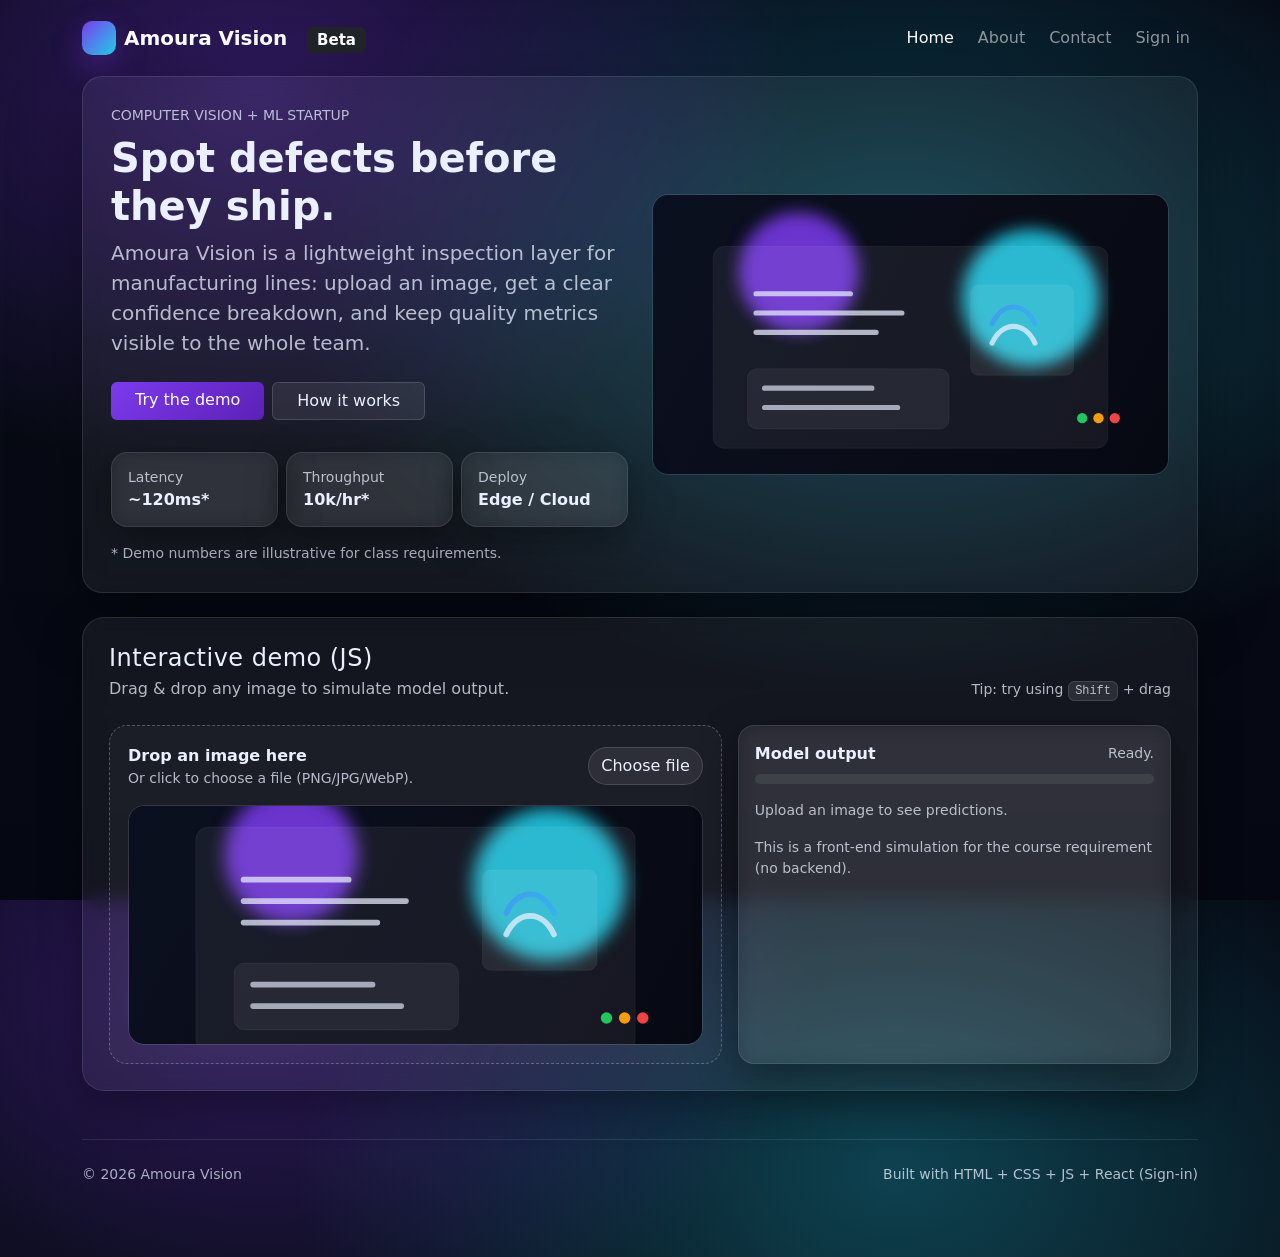
<file: Project 01 - WS/site/index.html>
<!doctype html>
<html lang="en">
  <head>
    <meta charset="utf-8" />
    <meta name="viewport" content="width=device-width, initial-scale=1" />
    <title>Amoura Vision — Computer Vision for Manufacturing</title>
    <link rel="icon" href="assets/logo-mark.svg" />
    <link href="https://cdn.jsdelivr.net/npm/bootstrap@5.3.3/dist/css/bootstrap.min.css" rel="stylesheet" />
    <link rel="stylesheet" href="css/styles.css" />
    <style>
      /* Per-page CSS: box model + a distinct layout */
      .hero-card {
        border-radius: 22px;
        padding: 26px;
        margin-top: 14px;
      }
      .demo-drop {
        border: 1px dashed rgba(255, 255, 255, 0.25);
        border-radius: 18px;
        padding: 18px;
        transition: border-color 160ms ease, background 160ms ease, transform 160ms ease;
        background: rgba(255, 255, 255, 0.03);
      }
      .demo-drop--hover {
        border-color: rgba(34, 211, 238, 0.9);
        background: rgba(34, 211, 238, 0.08);
        transform: translateY(-1px);
      }
      .demo-preview {
        width: 100%;
        max-height: 240px;
        object-fit: cover;
        border-radius: 16px;
        border: 1px solid rgba(255, 255, 255, 0.12);
      }
      [data-demo-status][data-tone="good"] {
        color: rgba(34, 197, 94, 0.95);
      }
      [data-demo-status][data-tone="warn"] {
        color: rgba(245, 158, 11, 0.95);
      }
      [data-demo-status][data-tone="bad"] {
        color: rgba(239, 68, 68, 0.95);
      }
    </style>
  </head>
  <body>
    <nav class="navbar navbar-expand-lg navbar-dark py-3">
      <div class="container">
        <a class="navbar-brand d-flex align-items-center gap-2" href="index.html">
          <span class="brand-mark" aria-hidden="true"></span>
          <span class="fw-semibold">Amoura Vision</span>
          <span class="badge text-bg-dark float-badge">Beta</span>
        </a>
        <button class="navbar-toggler" type="button" data-bs-toggle="collapse" data-bs-target="#navMain" aria-controls="navMain" aria-expanded="false" aria-label="Toggle navigation">
          <span class="navbar-toggler-icon"></span>
        </button>
        <div id="navMain" class="collapse navbar-collapse" data-nav>
          <ul class="navbar-nav ms-auto gap-lg-2">
            <li class="nav-item"><a class="nav-link" href="index.html">Home</a></li>
            <li class="nav-item"><a class="nav-link" href="about.html">About</a></li>
            <li class="nav-item"><a class="nav-link" href="contact.html">Contact</a></li>
            <li class="nav-item"><a class="nav-link" href="signin.html">Sign in</a></li>
          </ul>
        </div>
      </div>
    </nav>

    <main class="container pb-5">
      <section class="glass page-hero shadow-soft">
        <div class="row align-items-center g-4">
          <div class="col-12 col-lg-6">
            <p class="text-uppercase small muted mb-2">Computer Vision + ML startup</p>
            <h1 class="display-6 fw-semibold">Spot defects before they ship.</h1>
            <p class="lead muted mb-4">
              Amoura Vision is a lightweight inspection layer for manufacturing lines: upload an image, get a clear
              confidence breakdown, and keep quality metrics visible to the whole team.
            </p>
            <div class="d-flex flex-wrap gap-2">
              <a class="btn btn-accent px-4" href="#demo">Try the demo</a>
              <a class="btn btn-ghost px-4" href="about.html">How it works</a>
            </div>
            <div class="row g-2 mt-4">
              <div class="col-12 col-md-4">
                <div class="glass hero-metric">
                  <div class="small muted">Latency</div>
                  <div class="fw-semibold">~120ms*</div>
                </div>
              </div>
              <div class="col-12 col-md-4">
                <div class="glass hero-metric">
                  <div class="small muted">Throughput</div>
                  <div class="fw-semibold">10k/hr*</div>
                </div>
              </div>
              <div class="col-12 col-md-4">
                <div class="glass hero-metric">
                  <div class="small muted">Deploy</div>
                  <div class="fw-semibold">Edge / Cloud</div>
                </div>
              </div>
              <div class="col-12">
                <div class="small muted mt-2">
                  * Demo numbers are illustrative for class requirements.
                </div>
              </div>
            </div>
          </div>
          <div class="col-12 col-lg-6">
            <img class="img-fluid rounded-4 border border-white border-opacity-10" src="assets/hero-vision.svg" alt="Abstract computer vision dashboard illustration" />
          </div>
        </div>
      </section>

      <section id="demo" class="mt-4">
        <div class="glass hero-card">
          <div class="d-flex flex-wrap justify-content-between align-items-end gap-2">
            <div>
              <h2 class="h4 mb-1 section-title">Interactive demo (JS)</h2>
              <p class="muted mb-0">Drag & drop any image to simulate model output.</p>
            </div>
            <div class="small muted">Tip: try using <span class="kbd">Shift</span> + drag</div>
          </div>

          <div class="row g-3 mt-2">
            <div class="col-12 col-lg-7">
              <div class="demo-drop" data-demo-drop>
                <div class="d-flex flex-wrap align-items-center justify-content-between gap-2">
                  <div>
                    <div class="fw-semibold">Drop an image here</div>
                    <div class="small muted">Or click to choose a file (PNG/JPG/WebP).</div>
                  </div>
                  <label class="btn btn-ghost pill mb-0">
                    Choose file
                    <input class="d-none" type="file" accept="image/*" data-demo-input />
                  </label>
                </div>
                <div class="mt-3">
                  <img class="demo-preview" data-demo-preview src="assets/hero-vision.svg" alt="Demo preview" />
                </div>
              </div>
            </div>

            <div class="col-12 col-lg-5">
              <div class="glass p-3 rounded-4 h-100">
                <div class="d-flex justify-content-between align-items-center">
                  <div class="fw-semibold">Model output</div>
                  <div class="small muted" data-demo-status data-tone="muted">Ready.</div>
                </div>
                <div class="progress mt-2" style="height: 10px; background: rgba(255,255,255,0.08);">
                  <div class="progress-bar" role="progressbar" style="width: 0%; background: linear-gradient(90deg, var(--accent), var(--accent-2));" data-demo-progress></div>
                </div>
                <div class="mt-3" data-demo-results>
                  <div class="small muted">Upload an image to see predictions.</div>
                </div>
                <div class="small muted mt-3">
                  This is a front-end simulation for the course requirement (no backend).
                </div>
              </div>
            </div>
          </div>
        </div>
      </section>

      <a
        href="#top"
        data-back-to-top
        class="btn btn-ghost pill position-fixed"
        style="right: 18px; bottom: 18px; opacity: 0; pointer-events: none;"
        aria-label="Back to top"
      >
        ↑ Top
      </a>

      <footer class="footer">
        <div class="container px-0 d-flex flex-wrap justify-content-between gap-2">
          <div class="small">© <span data-year></span> Amoura Vision</div>
          <div class="small muted">Built with HTML + CSS + JS + React (Sign-in)</div>
        </div>
      </footer>
    </main>

    <script src="https://cdn.jsdelivr.net/npm/bootstrap@5.3.3/dist/js/bootstrap.bundle.min.js"></script>
    <script src="js/main.js"></script>
    <script src="js/demo.js"></script>
  </body>
</html>
</file>
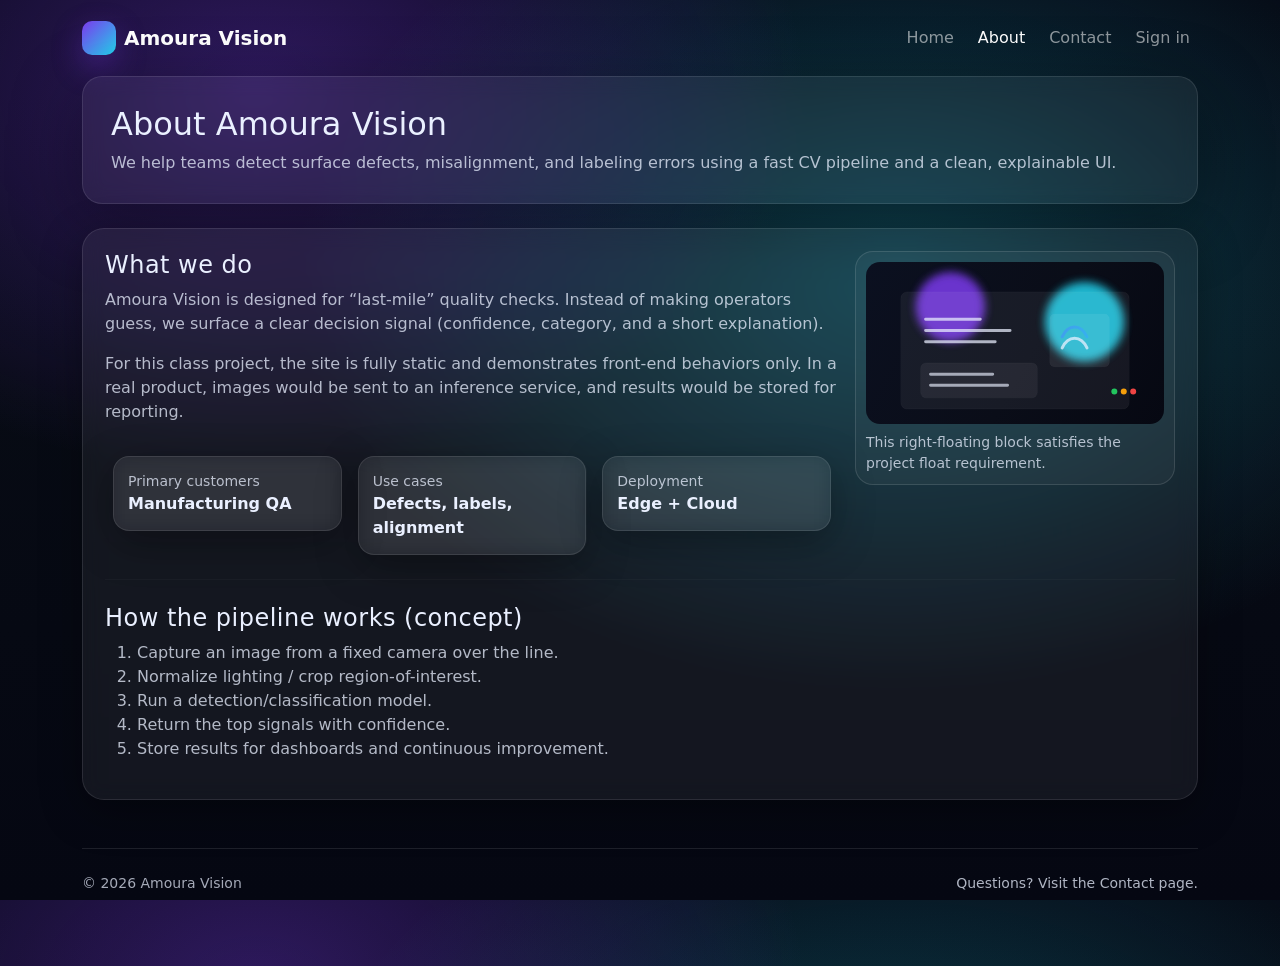
<file: Project 01 - WS/site/about.html>
<!doctype html>
<html lang="en">
  <head>
    <meta charset="utf-8" />
    <meta name="viewport" content="width=device-width, initial-scale=1" />
    <title>About — Amoura Vision</title>
    <link rel="icon" href="assets/logo-mark.svg" />
    <link href="https://cdn.jsdelivr.net/npm/bootstrap@5.3.3/dist/css/bootstrap.min.css" rel="stylesheet" />
    <link rel="stylesheet" href="css/styles.css" />
    <style>
      /* Per-page CSS showing box model + float requirement */
      .about-card {
        border-radius: 22px;
        padding: 22px;
      }
      .float-media {
        float: right;
        width: min(320px, 55%);
        margin: 0 0 14px 16px;
        padding: 10px;
        border-radius: 18px;
        border: 1px solid rgba(255, 255, 255, 0.12);
        background: rgba(255, 255, 255, 0.04);
      }
      .float-media img {
        width: 100%;
        height: auto;
        border-radius: 14px;
        display: block;
      }
      @media (max-width: 768px) {
        .float-media {
          float: none;
          width: 100%;
          margin: 0 0 14px 0;
        }
      }
      .kpi {
        border-radius: 16px;
        padding: 14px;
      }
    </style>
  </head>
  <body>
    <nav class="navbar navbar-expand-lg navbar-dark py-3">
      <div class="container">
        <a class="navbar-brand d-flex align-items-center gap-2" href="index.html">
          <span class="brand-mark" aria-hidden="true"></span>
          <span class="fw-semibold">Amoura Vision</span>
        </a>
        <button class="navbar-toggler" type="button" data-bs-toggle="collapse" data-bs-target="#navMain" aria-controls="navMain" aria-expanded="false" aria-label="Toggle navigation">
          <span class="navbar-toggler-icon"></span>
        </button>
        <div id="navMain" class="collapse navbar-collapse" data-nav>
          <ul class="navbar-nav ms-auto gap-lg-2">
            <li class="nav-item"><a class="nav-link" href="index.html">Home</a></li>
            <li class="nav-item"><a class="nav-link" href="about.html">About</a></li>
            <li class="nav-item"><a class="nav-link" href="contact.html">Contact</a></li>
            <li class="nav-item"><a class="nav-link" href="signin.html">Sign in</a></li>
          </ul>
        </div>
      </div>
    </nav>

    <main class="container pb-5">
      <section class="glass page-hero shadow-soft">
        <h1 class="h2 mb-2">About Amoura Vision</h1>
        <p class="muted mb-0">
          We help teams detect surface defects, misalignment, and labeling errors using a fast CV pipeline and a clean,
          explainable UI.
        </p>
      </section>

      <section class="mt-4">
        <div class="glass about-card">
          <div class="float-media">
            <img src="assets/hero-vision.svg" alt="Product dashboard illustration" />
            <div class="small muted mt-2">
              This right-floating block satisfies the project float requirement.
            </div>
          </div>

          <h2 class="h4 section-title">What we do</h2>
          <p class="muted">
            Amoura Vision is designed for “last-mile” quality checks. Instead of making operators guess, we surface
            a clear decision signal (confidence, category, and a short explanation).
          </p>
          <p class="muted">
            For this class project, the site is fully static and demonstrates front-end behaviors only. In a real product,
            images would be sent to an inference service, and results would be stored for reporting.
          </p>

          <div class="row g-3 mt-1">
            <div class="col-12 col-md-4">
              <div class="glass kpi">
                <div class="small muted">Primary customers</div>
                <div class="fw-semibold">Manufacturing QA</div>
              </div>
            </div>
            <div class="col-12 col-md-4">
              <div class="glass kpi">
                <div class="small muted">Use cases</div>
                <div class="fw-semibold">Defects, labels, alignment</div>
              </div>
            </div>
            <div class="col-12 col-md-4">
              <div class="glass kpi">
                <div class="small muted">Deployment</div>
                <div class="fw-semibold">Edge + Cloud</div>
              </div>
            </div>
          </div>

          <hr class="border-white border-opacity-10 my-4" />

          <h2 class="h4 section-title">How the pipeline works (concept)</h2>
          <ol class="muted">
            <li>Capture an image from a fixed camera over the line.</li>
            <li>Normalize lighting / crop region-of-interest.</li>
            <li>Run a detection/classification model.</li>
            <li>Return the top signals with confidence.</li>
            <li>Store results for dashboards and continuous improvement.</li>
          </ol>
        </div>
      </section>

      <footer class="footer">
        <div class="container px-0 d-flex flex-wrap justify-content-between gap-2">
          <div class="small">© <span data-year></span> Amoura Vision</div>
          <div class="small muted">Questions? Visit the Contact page.</div>
        </div>
      </footer>
    </main>

    <script src="https://cdn.jsdelivr.net/npm/bootstrap@5.3.3/dist/js/bootstrap.bundle.min.js"></script>
    <script src="js/main.js"></script>
  </body>
</html>
</file>
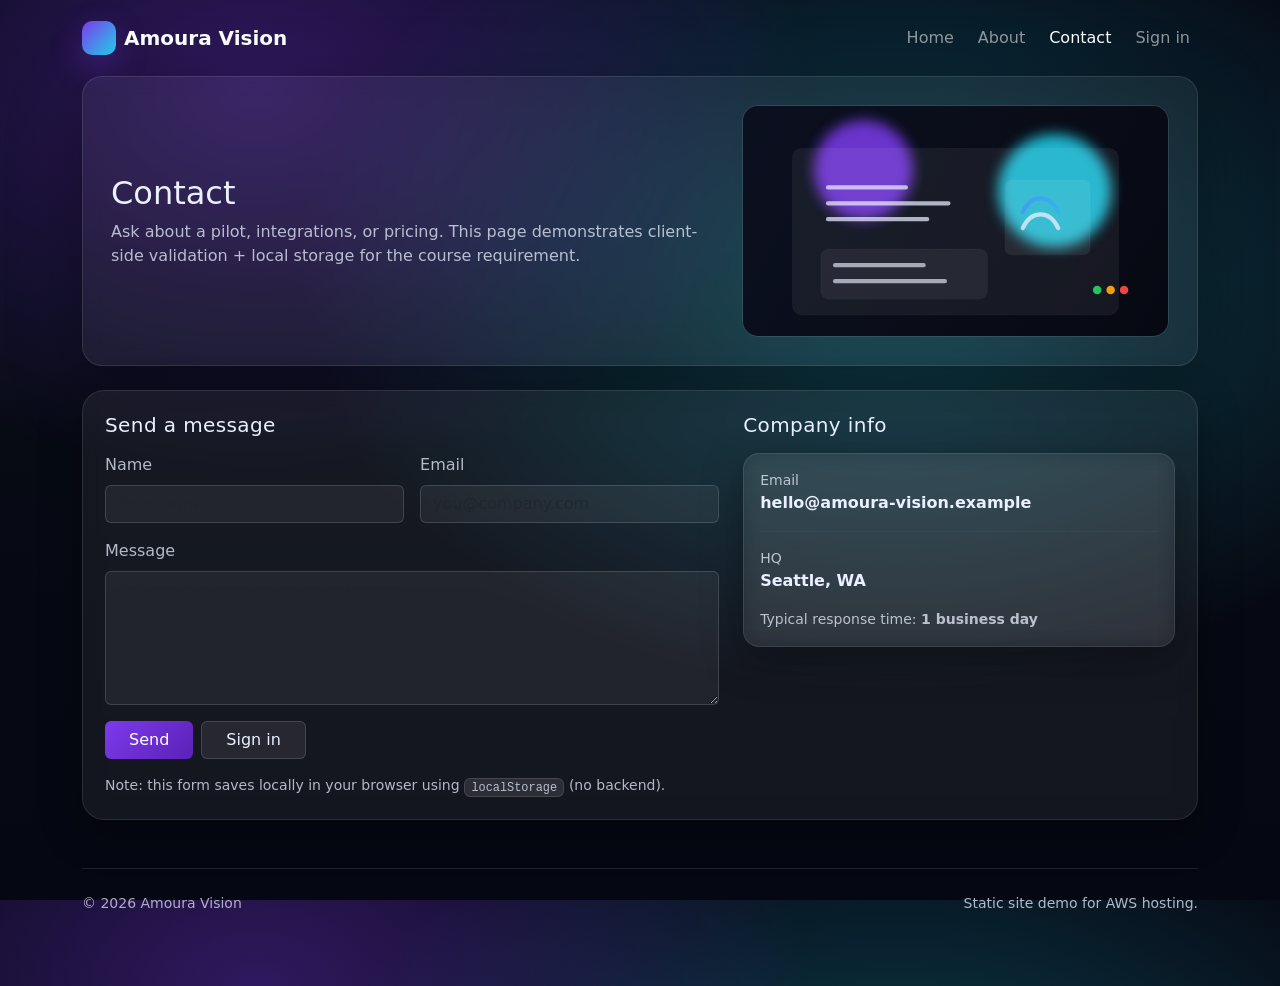
<file: Project 01 - WS/site/contact.html>
<!doctype html>
<html lang="en">
  <head>
    <meta charset="utf-8" />
    <meta name="viewport" content="width=device-width, initial-scale=1" />
    <title>Contact — Amoura Vision</title>
    <link rel="icon" href="assets/logo-mark.svg" />
    <link href="https://cdn.jsdelivr.net/npm/bootstrap@5.3.3/dist/css/bootstrap.min.css" rel="stylesheet" />
    <link rel="stylesheet" href="css/styles.css" />
    <style>
      /* Per-page CSS */
      .contact-card {
        border-radius: 22px;
        padding: 22px;
      }
      .form-control,
      .form-select {
        background: rgba(255, 255, 255, 0.06);
        border: 1px solid rgba(255, 255, 255, 0.14);
        color: var(--text);
      }
      .form-control:focus {
        background: rgba(255, 255, 255, 0.08);
        border-color: rgba(34, 211, 238, 0.55);
        box-shadow: 0 0 0 0.25rem rgba(34, 211, 238, 0.12);
        color: var(--text);
      }
      .toast-lite {
        position: fixed;
        left: 18px;
        bottom: 18px;
        z-index: 1080;
        opacity: 0;
        transform: translateY(8px);
        pointer-events: none;
        transition: opacity 160ms ease, transform 160ms ease;
      }
      .toast-lite.show {
        opacity: 1;
        transform: translateY(0);
        pointer-events: auto;
      }
      .toast-lite[data-kind="bad"] {
        border-color: rgba(239, 68, 68, 0.35);
      }
    </style>
  </head>
  <body>
    <nav class="navbar navbar-expand-lg navbar-dark py-3">
      <div class="container">
        <a class="navbar-brand d-flex align-items-center gap-2" href="index.html">
          <span class="brand-mark" aria-hidden="true"></span>
          <span class="fw-semibold">Amoura Vision</span>
        </a>
        <button class="navbar-toggler" type="button" data-bs-toggle="collapse" data-bs-target="#navMain" aria-controls="navMain" aria-expanded="false" aria-label="Toggle navigation">
          <span class="navbar-toggler-icon"></span>
        </button>
        <div id="navMain" class="collapse navbar-collapse" data-nav>
          <ul class="navbar-nav ms-auto gap-lg-2">
            <li class="nav-item"><a class="nav-link" href="index.html">Home</a></li>
            <li class="nav-item"><a class="nav-link" href="about.html">About</a></li>
            <li class="nav-item"><a class="nav-link" href="contact.html">Contact</a></li>
            <li class="nav-item"><a class="nav-link" href="signin.html">Sign in</a></li>
          </ul>
        </div>
      </div>
    </nav>

    <main class="container pb-5">
      <section class="glass page-hero shadow-soft">
        <div class="row align-items-center g-4">
          <div class="col-12 col-lg-7">
            <h1 class="h2 mb-2">Contact</h1>
            <p class="muted mb-0">
              Ask about a pilot, integrations, or pricing. This page demonstrates client-side validation + local
              storage for the course requirement.
            </p>
          </div>
          <div class="col-12 col-lg-5">
            <img class="img-fluid rounded-4 border border-white border-opacity-10" src="assets/hero-vision.svg" alt="Contact illustration" />
          </div>
        </div>
      </section>

      <section class="mt-4">
        <div class="glass contact-card">
          <div class="row g-4">
            <div class="col-12 col-lg-7">
              <h2 class="h5 section-title mb-3">Send a message</h2>
              <form data-contact-form>
                <div class="row g-3">
                  <div class="col-12 col-md-6">
                    <label class="form-label muted" for="name">Name</label>
                    <input id="name" name="name" class="form-control" placeholder="Your name" autocomplete="name" />
                  </div>
                  <div class="col-12 col-md-6">
                    <label class="form-label muted" for="email">Email</label>
                    <input id="email" name="email" class="form-control" placeholder="you@company.com" autocomplete="email" />
                  </div>
                  <div class="col-12">
                    <label class="form-label muted" for="message">Message</label>
                    <textarea id="message" name="message" class="form-control" rows="5" placeholder="Tell us what you’re trying to inspect…"></textarea>
                  </div>
                  <div class="col-12 d-flex flex-wrap gap-2">
                    <button type="submit" class="btn btn-accent px-4">Send</button>
                    <a class="btn btn-ghost px-4" href="signin.html">Sign in</a>
                  </div>
                  <div class="col-12">
                    <div class="small muted">
                      Note: this form saves locally in your browser using <span class="kbd">localStorage</span> (no backend).
                    </div>
                  </div>
                </div>
              </form>
            </div>
            <div class="col-12 col-lg-5">
              <h2 class="h5 section-title mb-3">Company info</h2>
              <div class="glass p-3 rounded-4">
                <div class="small muted">Email</div>
                <div class="fw-semibold">hello@amoura-vision.example</div>
                <hr class="border-white border-opacity-10 my-3" />
                <div class="small muted">HQ</div>
                <div class="fw-semibold">Seattle, WA</div>
                <div class="small muted mt-3">
                  Typical response time: <span class="fw-semibold">1 business day</span>
                </div>
              </div>
            </div>
          </div>
        </div>
      </section>

      <div class="glass toast-lite p-3 rounded-4" data-contact-toast>
        <div class="d-flex align-items-start gap-3">
          <div style="width: 10px; height: 10px; border-radius: 99px; background: var(--accent-2); margin-top: 6px;"></div>
          <div class="small" data-contact-toast-body>Saved.</div>
        </div>
      </div>

      <footer class="footer">
        <div class="container px-0 d-flex flex-wrap justify-content-between gap-2">
          <div class="small">© <span data-year></span> Amoura Vision</div>
          <div class="small muted">Static site demo for AWS hosting.</div>
        </div>
      </footer>
    </main>

    <script src="https://cdn.jsdelivr.net/npm/bootstrap@5.3.3/dist/js/bootstrap.bundle.min.js"></script>
    <script src="js/main.js"></script>
    <script src="js/contact.js"></script>
  </body>
</html>
</file>
<file: Project 01 - WS/site/css/styles.css>
/* Shared site styling (each page may also add inline CSS) */
:root {
  --bg: #070b14;
  --panel: rgba(255, 255, 255, 0.06);
  --panel-2: rgba(255, 255, 255, 0.09);
  --text: #eaf0ff;
  --muted: rgba(234, 240, 255, 0.75);
  --accent: #7c3aed;
  --accent-2: #22d3ee;
  --good: #22c55e;
  --warn: #f59e0b;
  --bad: #ef4444;
}

html,
body {
  height: 100%;
}

body {
  color: var(--text);
  background: radial-gradient(1000px 700px at 20% 10%, rgba(124, 58, 237, 0.35), transparent 55%),
    radial-gradient(1000px 700px at 70% 30%, rgba(34, 211, 238, 0.28), transparent 60%),
    linear-gradient(180deg, #050712, #070b14 40%, #050712);
  font-family: system-ui, -apple-system, Segoe UI, Roboto, Helvetica, Arial, "Apple Color Emoji", "Segoe UI Emoji";
}

.glass {
  background: var(--panel);
  border: 1px solid rgba(255, 255, 255, 0.10);
  box-shadow: 0 12px 40px rgba(0, 0, 0, 0.35);
  backdrop-filter: blur(10px);
}

.brand-mark {
  width: 34px;
  height: 34px;
  border-radius: 10px;
  background: linear-gradient(135deg, var(--accent), var(--accent-2));
  box-shadow: 0 12px 30px rgba(124, 58, 237, 0.35);
}

.muted {
  color: var(--muted);
}

.pill {
  border-radius: 999px;
}

.btn-accent {
  background: linear-gradient(135deg, var(--accent), #5b21b6);
  border: 0;
  color: white;
}
.btn-accent:hover {
  filter: brightness(1.05);
  color: white;
}

.btn-ghost {
  background: rgba(255, 255, 255, 0.08);
  color: var(--text);
  border: 1px solid rgba(255, 255, 255, 0.14);
}
.btn-ghost:hover {
  background: rgba(255, 255, 255, 0.12);
  color: var(--text);
}

.page-hero {
  padding: 28px;
  border-radius: 20px;
}

.footer {
  border-top: 1px solid rgba(255, 255, 255, 0.10);
  padding: 24px 0;
  margin-top: 48px;
  color: rgba(234, 240, 255, 0.70);
}

.kbd {
  font-family: ui-monospace, SFMono-Regular, Menlo, Monaco, Consolas, "Liberation Mono", "Courier New", monospace;
  font-size: 0.85em;
  padding: 0.1rem 0.4rem;
  border-radius: 0.4rem;
  background: rgba(255, 255, 255, 0.10);
  border: 1px solid rgba(255, 255, 255, 0.12);
}

.float-badge {
  float: right;
  margin-left: 12px;
  margin-top: 4px;
}

.hero-metric {
  border-radius: 16px;
  padding: 14px 16px;
}

.section-title {
  letter-spacing: 0.02em;
}

.shadow-soft {
  box-shadow: 0 18px 70px rgba(0, 0, 0, 0.35);
}
</file>
